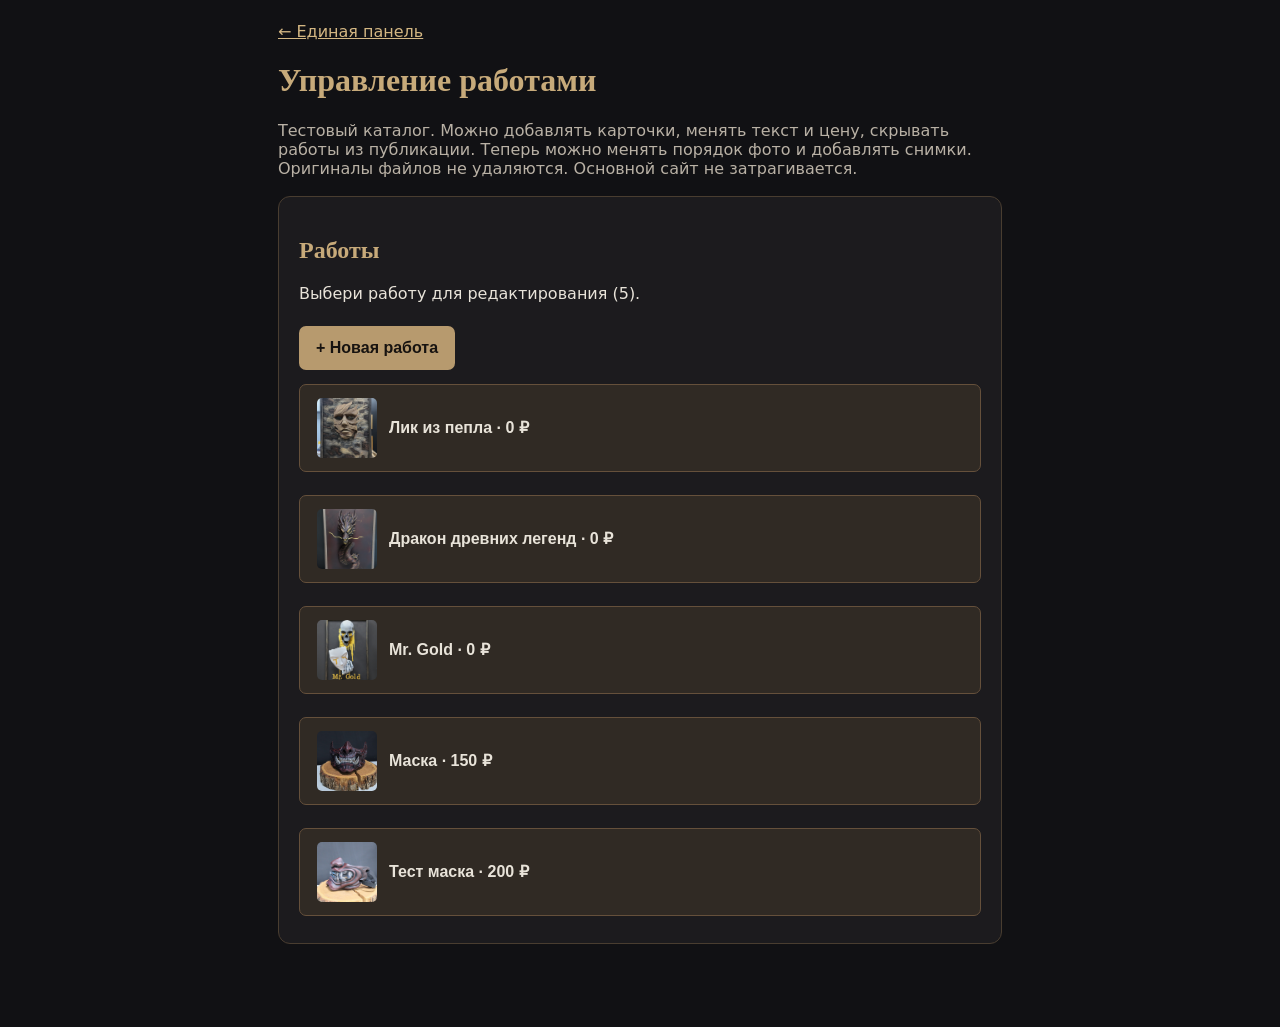
<file: admin-artworks-test.html>
<!doctype html><html lang="ru"><head><meta charset="utf-8"><meta name="viewport" content="width=device-width,initial-scale=1"><title>Работы · Тестовая админ-панель</title><style>:root{color-scheme:dark}*{box-sizing:border-box}body{margin:0;background:#111114;color:#e8e3d9;font:16px system-ui}main{max-width:760px;margin:auto;padding:22px 18px 65px}h1,h2{font-family:Georgia,serif;color:#c7aa7a}h1{font-size:32px}.panel{background:#1c1b1e;border:1px solid #493d30;border-radius:12px;padding:20px;margin:18px 0}label{display:block;margin:14px 0}input,textarea,select{display:block;width:100%;padding:12px;margin-top:6px;border:1px solid #5a5044;border-radius:7px;background:#121215;color:white;font:inherit}textarea{min-height:110px}input[type=checkbox]{display:inline;width:auto;margin-right:10px}button{padding:13px 17px;border:0;border-radius:7px;background:#b79a6e;color:#171310;font-weight:700;font-size:16px;margin:7px 0;cursor:pointer}button:disabled{opacity:.5}a{color:#d4b783}.muted{color:#b9b1a5}#status{white-space:pre-wrap;overflow-wrap:anywhere}#workList{display:grid;gap:9px}.work{display:flex;align-items:center;gap:12px;width:100%;text-align:left;background:#302a24;color:#e8e3d9;border:1px solid #65503b}.work img{width:60px;height:60px;object-fit:cover;border-radius:5px}.work span{flex:1}#photo{max-width:230px;width:100%;border-radius:8px;margin-top:12px}#editor[hidden]{display:none}</style></head><body><main><a href="./admin-dashboard-test.html">← Единая панель</a><h1>Управление работами</h1><p class="muted">Тестовый каталог. Можно добавлять карточки, менять текст и цену, скрывать работы из публикации. Теперь можно менять порядок фото и добавлять снимки. Оригиналы файлов не удаляются. Основной сайт не затрагивается.</p><section class="panel"><h2>Работы</h2><p id="loadStatus">Загружаем каталог…</p><button id="addNew" type="button">+ Новая работа</button><div id="workList"></div></section><section class="panel" id="editor" hidden><h2 id="editHeading">Редактирование карточки</h2><form id="form"><label>Название<input id="title" maxlength="100" required></label><label>Категория<select id="category"><option>Картины</option><option>Арт-объекты</option><option>Маски</option><option>Фигурки</option><option>Шахматы</option><option>Декор</option></select></label><label>Коллекция<input id="collection" maxlength="100"></label><label>Цена, ₽<input id="price" type="number" min="0" max="100000000" required></label><label>Размер<input id="size" maxlength="120"></label><label>Описание<textarea id="description" maxlength="3000"></textarea></label><label><input id="available" type="checkbox">В наличии</label><label><input id="published" type="checkbox">Опубликовано</label><p class="muted">Фотографии: первое фото — главное. Стрелками можно менять порядок, кнопкой «Убрать» — исключить снимок из карточки.</p><div id="photoGallery"></div><label>Добавить фотографии (JPG, PNG, WebP, автоматическое сжатие больших файлов, максимум 6 снимков в карточке)<input id="newPhotos" type="file" accept="image/jpeg,image/png,image/webp" multiple></label><p id="photoStatus" class="muted"></p><img id="photo" alt="Фото работы" hidden><p class="muted">Для сохранения нужен fine-grained токен с разрешением Contents: Read and write именно для pm-gallery-preview. Никому не пересылай токен.</p><label>Токен GitHub<input id="token" type="password" autocomplete="off" placeholder="github_pat_..."></label><button id="save" type="submit">Сохранить в тестовый GitHub</button> <button id="hideWork" type="button" style="background:#47332e;color:#f2ddd2">Снять с публикации</button> <button id="deleteWork" type="button">Удалить карточку</button><p id="status" role="status"></p></form></section></main><script>
const repo="pecos8891/pm-gallery-preview",path="catalog-github.json",api="https://api.github.com/repos/"+repo+"/contents/"+path;
const $=id=>document.getElementById(id);let works=[],selected=-1,sha="",galleryPaths=[];
function text(tag,value){const e=document.createElement(tag);e.textContent=value;return e}
function utf8base64(s){const bytes=new TextEncoder().encode(s);let result="";for(let i=0;i<bytes.length;i+=8192)result+=String.fromCharCode(...bytes.subarray(i,i+8192));return btoa(result)}
function renderPhotos(){const box=$("photoGallery");box.replaceChildren();galleryPaths.forEach((path,i)=>{const line=document.createElement("div");line.style.cssText="display:flex;align-items:center;gap:8px;margin:9px 0;flex-wrap:wrap";const img=document.createElement("img");img.src=path;img.alt="Фото "+(i+1);img.style.cssText="width:75px;height:75px;object-fit:cover;border-radius:6px";line.append(img);for(const [label,step] of [["↑",-1],["↓",1]]){const b=document.createElement("button");b.type="button";b.textContent=label;b.disabled=i+step<0||i+step>=galleryPaths.length;b.onclick=()=>{[galleryPaths[i],galleryPaths[i+step]]=[galleryPaths[i+step],galleryPaths[i]];renderPhotos()};line.append(b)}const remove=document.createElement("button");remove.type="button";remove.textContent="Убрать";remove.onclick=()=>{galleryPaths.splice(i,1);renderPhotos()};line.append(remove);if(i===0)line.append(text("span","Главное"));box.append(line)})}
function resetPhotos(w){galleryPaths=[...new Set([...(Array.isArray(w.gallery)?w.gallery:[]),...(w.image?[w.image]:[])].filter(Boolean))];if(w.image&&galleryPaths.includes(w.image)){galleryPaths.splice(galleryPaths.indexOf(w.image),1);galleryPaths.unshift(w.image)}$("newPhotos").value="";$("photoStatus").textContent="";renderPhotos()}
async function preparePhoto(file){if(!["image/jpeg","image/png","image/webp"].includes(file.type))throw Error("Нужен JPG, PNG или WebP: "+file.name);const limit=2*1024*1024;if(file.size<=limit)return {bytes:new Uint8Array(await file.arrayBuffer()),ext:file.type==="image/png"?"png":file.type==="image/webp"?"webp":"jpg"};const img=await createImageBitmap(file);try{let scale=Math.min(1,2000/Math.max(img.width,img.height));for(let attempt=0;attempt<7;attempt++){const canvas=document.createElement("canvas");canvas.width=Math.max(1,Math.round(img.width*scale));canvas.height=Math.max(1,Math.round(img.height*scale));const ctx=canvas.getContext("2d");if(!ctx)throw Error("Браузер не поддерживает сжатие");ctx.drawImage(img,0,0,canvas.width,canvas.height);const quality=Math.max(.55,.88-attempt*.06);const blob=await new Promise(resolve=>canvas.toBlob(resolve,"image/jpeg",quality));if(!blob)throw Error("Не удалось сжать фото");if(blob.size<=limit)return {bytes:new Uint8Array(await blob.arrayBuffer()),ext:"jpg"};scale*=.78}throw Error("Не удалось уменьшить фото до 2 МБ: "+file.name)}finally{img.close()}}
async function uploadNewPhotos(headers){const files=[...$("newPhotos").files];if(galleryPaths.length+files.length>6)throw Error("Максимум 6 фотографий в карточке");for(const file of files){$("photoStatus").textContent="Подготавливаем "+file.name+"…";const prepared=await preparePhoto(file);const bytes=prepared.bytes;let binary="";for(let i=0;i<bytes.length;i+=8192)binary+=String.fromCharCode(...bytes.subarray(i,i+8192));const ext=prepared.ext;const name="images/catalog-"+crypto.randomUUID()+"."+ext;$("photoStatus").textContent="Загружаем "+file.name+"…";const url="https://api.github.com/repos/"+repo+"/contents/"+name;const response=await fetch(url,{method:"PUT",headers:{...headers,"Content-Type":"application/json"},body:JSON.stringify({message:"Add preview artwork photo",content:btoa(binary)})});if(!response.ok)throw Error("Ошибка загрузки фото: HTTP "+response.status);galleryPaths.push(name)}$("photoStatus").textContent=files.length?"Фотографии загружены. Сохраняем карточку…":""}
async function load(){try{const r=await fetch("./catalog-github.json?t="+Date.now(),{cache:"no-store"});if(!r.ok)throw Error("HTTP "+r.status);works=await r.json();if(!Array.isArray(works))throw Error("Неверный формат каталога");$("loadStatus").textContent="Выбери работу для редактирования ("+works.length+").";for(let i=0;i<works.length;i++){const w=works[i];const b=document.createElement("button");b.type="button";b.className="work";if(w.image&&/^(images\/|https:\/\/)/.test(w.image)){const img=document.createElement("img");img.src=w.image;img.alt="";b.append(img)}const label=text("span",w.title+" · "+(Number(w.price)||0).toLocaleString("ru-RU")+" ₽");b.append(label);b.onclick=()=>edit(i);$("workList").append(b)}}catch(e){$("loadStatus").textContent="Ошибка загрузки: "+e.message}}
$("addNew").onclick=()=>{selected=-2;$("editHeading").textContent="Новая работа";for(const key of ["title","collection","size","description"])$(key).value="";$("category").value="Маски";$("price").value="0";$("available").checked=true;$("published").checked=false;resetPhotos({});$("photo").hidden=true;$("hideWork").hidden=true;$("deleteWork").hidden=true;$("editor").hidden=false;$("status").textContent="Новая карточка будет сохранена как черновик. Фото можно будет добавить позже.";$("editor").scrollIntoView({behavior:"smooth"})};
function edit(i){selected=i;$("editHeading").textContent="Редактирование карточки";$("hideWork").hidden=false;$("deleteWork").hidden=false;const w=works[i];for(const key of ["title","category","collection","price","size","description"])$(key).value=w[key]??"";$("available").checked=w.available!==false;$("published").checked=w.published!==false;resetPhotos(w);const img=$("photo");img.hidden=true;if(w.image)img.src=w.image;$("editor").hidden=false;$("status").textContent="";$("editor").scrollIntoView({behavior:"smooth"})}
$("form").onsubmit=async e=>{e.preventDefault();if(selected===-1)return;const token=$("token").value.trim();if(!token){$("status").textContent="Введи токен GitHub.";return}if(!confirm("Сохранить изменения только в ТЕСТОВОМ каталоге?"))return;const btn=$("save");btn.disabled=true;$("status").textContent="Проверяем версию каталога…";try{const headers={Authorization:"Bearer "+token,Accept:"application/vnd.github+json","X-GitHub-Api-Version":"2022-11-28"};const get=await fetch(api+"?t="+Date.now(),{headers,cache:"no-store"});if(!get.ok)throw Error("Не удалось получить каталог: HTTP "+get.status);const current=await get.json();sha=current.sha;const bytes=Uint8Array.from(atob(current.content.replace(/\s/g,"")),c=>c.charCodeAt(0));const live=JSON.parse(new TextDecoder().decode(bytes));if(!Array.isArray(live))throw Error("Некорректный каталог");const isNew=selected===-2;const id=isNew?crypto.randomUUID():works[selected].id;const idx=isNew?-1:live.findIndex(x=>x.id===id);if(!isNew&&idx<0)throw Error("Работа больше не найдена в каталоге");const original=isNew?{id,image:"",gallery:[]}:live[idx];await uploadNewPhotos(headers);const edited={...original,image:galleryPaths[0]||"",gallery:[...galleryPaths],title:$("title").value.trim(),category:$("category").value,collection:$("collection").value.trim(),price:Number($("price").value)||0,size:$("size").value.trim(),description:$("description").value.trim(),available:$("available").checked,published:$("published").checked};if(isNew){edited.published=false;live.push(edited)}else live[idx]=edited;const put=await fetch(api,{method:"PUT",headers:{...headers,"Content-Type":"application/json"},body:JSON.stringify({message:"Edit preview artwork "+id,sha:current.sha,content:utf8base64(JSON.stringify(live,null,2)+"\n")})});if(!put.ok)throw Error("Ошибка сохранения: HTTP "+put.status+" "+(await put.text()).slice(0,150));if(isNew){works.push(edited);selected=works.length-1;const b=document.createElement("button");b.type="button";b.className="work";b.append(text("span",edited.title+" · "+edited.price.toLocaleString("ru-RU")+" ₽ · черновик"));const index=selected;b.onclick=()=>edit(index);$("workList").append(b);$("hideWork").hidden=false;$("deleteWork").hidden=false;$("editHeading").textContent="Редактирование карточки"}else{works[selected]=edited;const buttons=$("workList").querySelectorAll("button");buttons[selected]?.querySelector("span")?.replaceChildren(document.createTextNode(edited.title+" · "+edited.price.toLocaleString("ru-RU")+" ₽"+(edited.published===false?" · черновик":"")))}$("status").textContent="Сохранено в тестовом GitHub! Основной сайт не изменён.";$("newPhotos").value="";renderPhotos()}catch(err){$("status").textContent=err.message}finally{btn.disabled=false;$("token").value=""}};
$("deleteWork").onclick=async()=>{
if(selected<0)return;
const target=works[selected];
if(!confirm("Удалить карточку «"+target.title+"» из тестового каталога? Фотографии останутся."))return;
const token=$("token").value.trim();
if(!token){$("status").textContent="Введи токен GitHub.";return}
if(prompt("Напиши УДАЛИТЬ для подтверждения")!=="УДАЛИТЬ")return;
$("deleteWork").disabled=true;
try{
const headers={Authorization:"Bearer "+token,Accept:"application/vnd.github+json","X-GitHub-Api-Version":"2022-11-28"};
const res=await fetch(api+"?t="+Date.now(),{headers,cache:"no-store"});
if(!res.ok)throw Error("GitHub HTTP "+res.status);
const file=await res.json();
const decoded=new TextDecoder().decode(Uint8Array.from(atob(file.content.replace(/\s/g,"")),ch=>ch.charCodeAt(0)));
const catalog=JSON.parse(decoded);
const next=catalog.filter(x=>x.id!==target.id);
if(next.length===catalog.length)throw Error("Карточка не найдена");
const put=await fetch(api,{method:"PUT",headers:{...headers,"Content-Type":"application/json"},body:JSON.stringify({message:"Remove preview artwork",sha:file.sha,content:utf8base64(JSON.stringify(next,null,2)+"\n")})});
if(!put.ok)throw Error("GitHub HTTP "+put.status);
$("editor").hidden=true;$("loadStatus").textContent="Карточка удалена. Обнови страницу."; 
}catch(e){$("status").textContent="Ошибка: "+e.message}
finally{$("deleteWork").disabled=false;$("token").value=""}
};
$("hideWork").onclick=()=>{if(selected<0)return;if(!confirm("Снять работу с публикации? Фотографии и карточка сохранятся."))return;$("published").checked=false;$("status").textContent="Публикация отключена в форме. Нажми «Сохранить в тестовый GitHub», чтобы применить изменение."};
load();
</script></body></html>
</file>
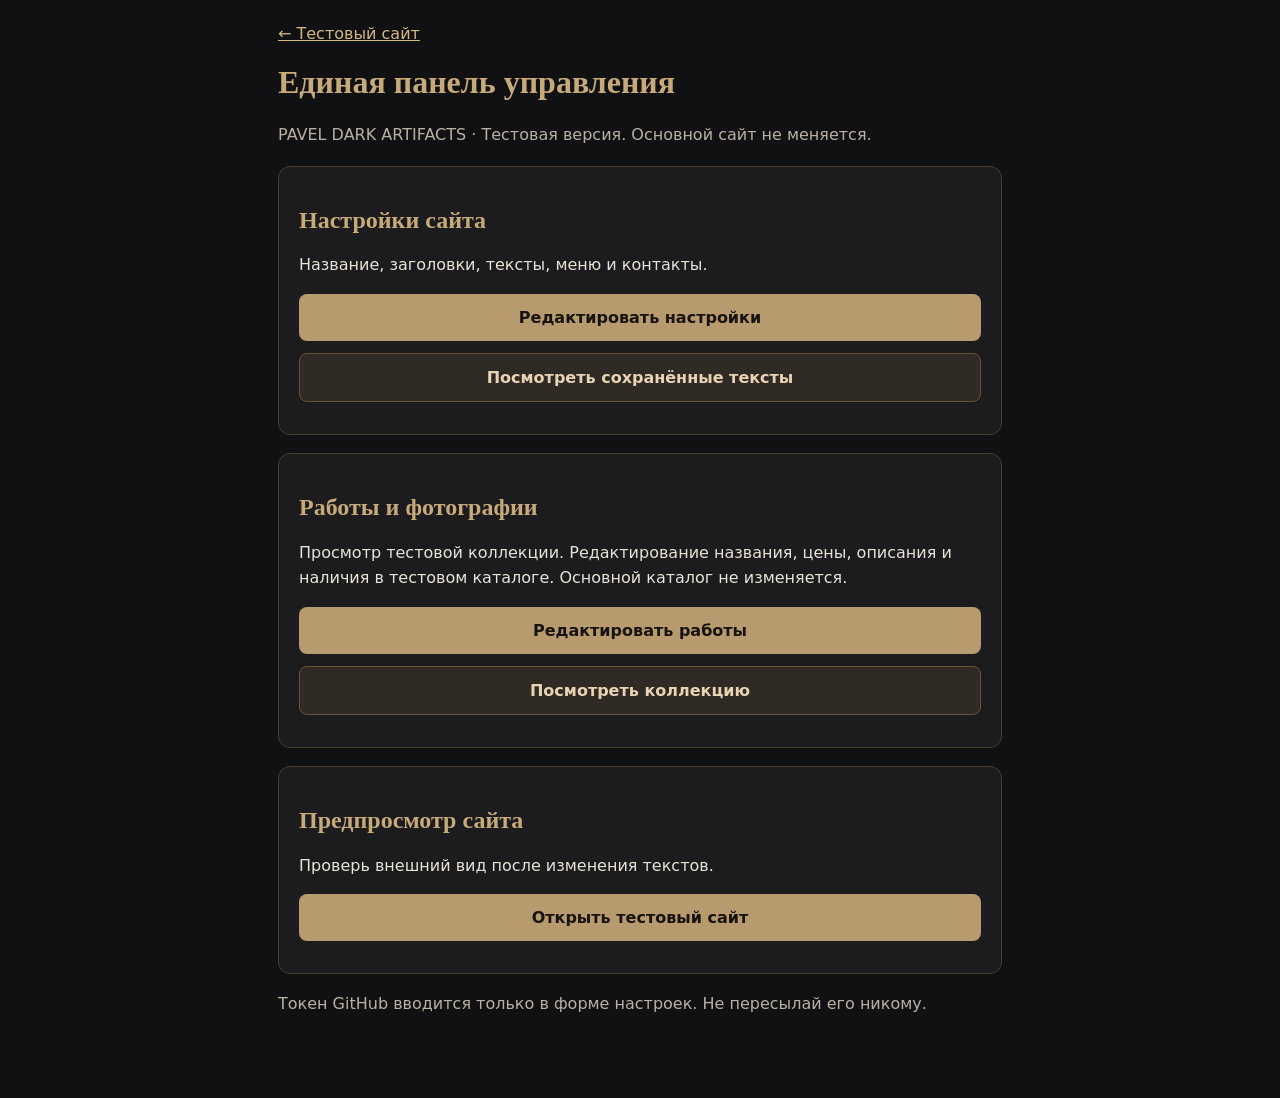
<file: admin-dashboard-test.html>
<!doctype html>
<html lang="ru"><head><meta charset="utf-8"><meta name="viewport" content="width=device-width,initial-scale=1"><title>Единая панель · PAVEL DARK ARTIFACTS</title><style>
:root{color-scheme:dark}*{box-sizing:border-box}body{margin:0;background:#111114;color:#e8e3d9;font:16px system-ui,sans-serif}main{max-width:760px;margin:auto;padding:24px 18px 65px}h1,h2{font-family:Georgia,serif;color:#c7aa7a}h1{font-size:32px}h2{font-size:24px}.panel{background:#1c1b1e;border:1px solid #493d30;border-radius:12px;padding:20px;margin:18px 0}p{line-height:1.55}.muted{color:#b9b1a5}a{color:#d4b783}.action{display:block;text-align:center;background:#b79a6e;color:#171310;text-decoration:none;font-weight:700;padding:14px;border-radius:8px;margin:12px 0}.secondary{background:#302a24;color:#e8d3b4;border:1px solid #685238}
</style></head><body><main><a href="./">← Тестовый сайт</a><h1>Единая панель управления</h1><p class="muted">PAVEL DARK ARTIFACTS · Тестовая версия. Основной сайт не меняется.</p>
<section class="panel"><h2>Настройки сайта</h2><p>Название, заголовки, тексты, меню и контакты.</p><a class="action" href="./admin-settings-test.html">Редактировать настройки</a><a class="action secondary" href="./settings-preview.html">Посмотреть сохранённые тексты</a></section>
<section class="panel"><h2>Работы и фотографии</h2><p>Просмотр тестовой коллекции. Редактирование названия, цены, описания и наличия в тестовом каталоге. Основной каталог не изменяется.</p><a class="action" href="./admin-artworks-test.html">Редактировать работы</a><a class="action secondary" href="./#works">Посмотреть коллекцию</a></section>
<section class="panel"><h2>Предпросмотр сайта</h2><p>Проверь внешний вид после изменения текстов.</p><a class="action" href="./?v=github-settings-preview-1">Открыть тестовый сайт</a></section>
<p class="muted">Токен GitHub вводится только в форме настроек. Не пересылай его никому.</p></main></body></html>
</file>
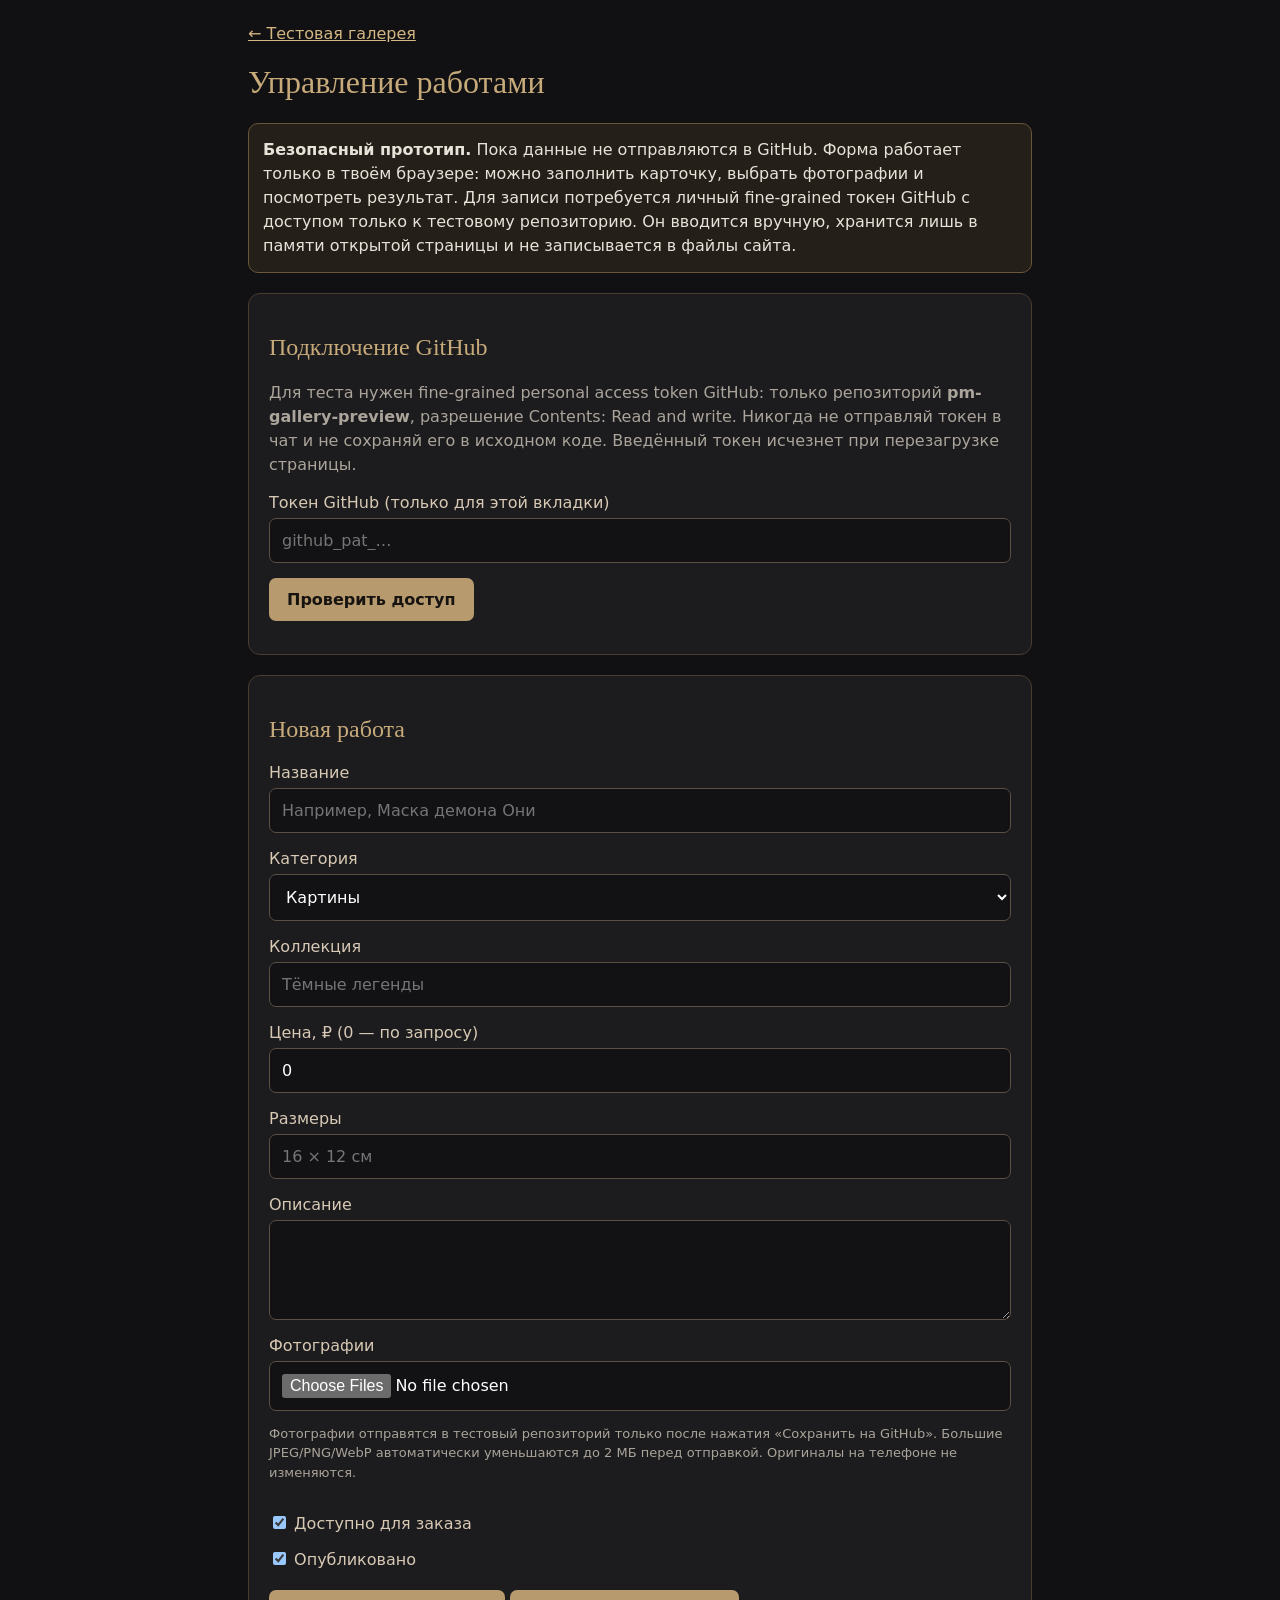
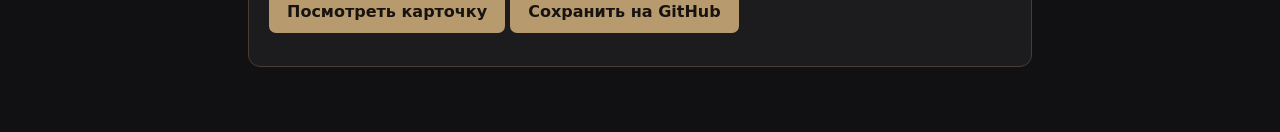
<file: admin-prototype.html>
<!doctype html><html lang="ru"><head><meta charset="utf-8"><meta name="viewport" content="width=device-width,initial-scale=1"><title>Тест админ-панели · PAVEL DARK ARTIFACTS</title><style>
:root{color-scheme:dark}*{box-sizing:border-box}body{margin:0;background:#111114;color:#e8e3d9;font:16px system-ui,sans-serif}main{max-width:820px;margin:auto;padding:24px 18px 65px}h1{font:32px Georgia,serif;color:#c7aa7a}h2{font:24px Georgia,serif;color:#c7aa7a}p{line-height:1.5}.hint{color:#aaa49a}.notice{border:1px solid #6a563b;background:#241f19;padding:14px;border-radius:10px}.panel{background:#1c1b1e;border:1px solid #493d30;border-radius:12px;padding:20px;margin-top:20px}label{display:block;margin:16px 0 6px;color:#d7c9b4}input,select,textarea{display:block;width:100%;padding:12px;border:1px solid #5a5044;background:#121215;color:white;border-radius:7px;font:inherit}textarea{min-height:100px}button{background:#b79a6e;color:#171310;border:0;border-radius:7px;padding:12px 18px;font:600 16px system-ui;cursor:pointer;margin-top:15px}a{color:#d4b783}.gallery{display:grid;grid-template-columns:repeat(3,1fr);gap:10px;margin-top:15px}.gallery img{width:100%;aspect-ratio:1;object-fit:cover;border-radius:6px}.small{font-size:13px;color:#aaa49a}.result{white-space:pre-wrap;overflow-wrap:anywhere}</style></head><body><main><a href="./">← Тестовая галерея</a><h1>Управление работами</h1><p class="notice"><strong>Безопасный прототип.</strong> Пока данные не отправляются в GitHub. Форма работает только в твоём браузере: можно заполнить карточку, выбрать фотографии и посмотреть результат. Для записи потребуется личный fine-grained токен GitHub с доступом только к тестовому репозиторию. Он вводится вручную, хранится лишь в памяти открытой страницы и не записывается в файлы сайта.</p><section class="panel"><h2>Подключение GitHub</h2><p class="hint">Для теста нужен fine-grained personal access token GitHub: только репозиторий <strong>pm-gallery-preview</strong>, разрешение Contents: Read and write. Никогда не отправляй токен в чат и не сохраняй его в исходном коде. Введённый токен исчезнет при перезагрузке страницы.</p><label for="token">Токен GitHub (только для этой вкладки)</label><input id="token" type="password" autocomplete="off" spellcheck="false" placeholder="github_pat_…"><button id="connect" type="button">Проверить доступ</button><p id="connection" role="status" class="small"></p></section><section class="panel"><h2>Новая работа</h2><form id="form"><label for="title">Название</label><input id="title" required maxlength="100" placeholder="Например, Маска демона Они"><label for="category">Категория</label><select id="category"><option>Картины</option><option>Арт-объекты</option><option>Маски</option><option>Фигурки</option><option>Шахматы</option><option>Декор</option></select><label for="collection">Коллекция</label><input id="collection" maxlength="100" placeholder="Тёмные легенды"><label for="price">Цена, ₽ (0 — по запросу)</label><input id="price" type="number" min="0" value="0"><label for="size">Размеры</label><input id="size" maxlength="120" placeholder="16 × 12 см"><label for="description">Описание</label><textarea id="description" maxlength="3000"></textarea><label for="photos">Фотографии</label><input id="photos" type="file" accept="image/jpeg,image/png,image/webp" multiple><p class="small">Фотографии отправятся в тестовый репозиторий только после нажатия «Сохранить на GitHub». Большие JPEG/PNG/WebP автоматически уменьшаются до 2 МБ перед отправкой. Оригиналы на телефоне не изменяются.</p><div id="gallery" class="gallery"></div><label><input id="available" type="checkbox" checked style="display:inline;width:auto"> Доступно для заказа</label><label><input id="published" type="checkbox" checked style="display:inline;width:auto"> Опубликовано</label><button type="submit">Посмотреть карточку</button> <button id="saveGithub" type="button">Сохранить на GitHub</button><p id="saveStatus" role="status" class="small"></p></form></section><section class="panel" id="preview" hidden><h2>Предпросмотр</h2><div id="result"></div><p class="small">Предпросмотр не публикует работу. Для публикации нажми «Сохранить на GitHub».</p></section></main><script>
const $=id=>document.getElementById(id),safe=s=>String(s??"").replace(/[&<>"']/g,c=>({"&":"&amp;","<":"&lt;",">":"&gt;",'"':"&quot;","'":"&#39;"}[c]));let urls=[];$("photos").addEventListener("change",()=>{urls.forEach(URL.revokeObjectURL);urls=[...$("photos").files].filter(f=>["image/jpeg","image/png","image/webp"].includes(f.type)).map(f=>URL.createObjectURL(f));$("gallery").replaceChildren(...urls.map(u=>{const img=document.createElement("img");img.src=u;img.alt="Предпросмотр";return img}))});$("form").addEventListener("submit",e=>{e.preventDefault();const title=$("title").value.trim(),category=$("category").value,price=Number($("price").value)||0;const el=$("result");el.replaceChildren();const h=document.createElement("h2");h.textContent=title;el.append(h);const p=document.createElement("p");p.textContent=[category,$("collection").value,$("size").value].filter(Boolean).join(" · ");el.append(p);const desc=document.createElement("p");desc.textContent=$("description").value;el.append(desc);const cost=document.createElement("p");cost.textContent=price?price.toLocaleString("ru-RU")+" ₽":"Цена по запросу";el.append(cost);const status=document.createElement("p");status.textContent=($("available").checked?"Доступно":"Нет в наличии")+" · "+($("published").checked?"Опубликовано":"Черновик");el.append(status);const gallery=document.createElement("div");gallery.className="gallery";urls.forEach(u=>{const img=document.createElement("img");img.src=u;gallery.append(img)});el.append(gallery);$("preview").hidden=false;$("preview").scrollIntoView({behavior:"smooth"})});

const repo="pecos8891/pm-gallery-preview",api="https://api.github.com/repos/"+repo+"/contents/";
let accessToken="";
const authHeaders=()=>({Authorization:"Bearer "+accessToken,Accept:"application/vnd.github+json","X-GitHub-Api-Version":"2022-11-28"});
async function github(path,method="GET",body){const response=await fetch(api+path,{method,headers:{...authHeaders(),...(body?{"Content-Type":"application/json"}:{})},...(body?{body:JSON.stringify(body)}:{})});const json=await response.json().catch(()=>({}));if(!response.ok)throw Error(json.message||"GitHub HTTP "+response.status);return json}
function base64Bytes(bytes){let binary="";const chunk=8192;for(let i=0;i<bytes.length;i+=chunk)binary+=String.fromCharCode(...bytes.subarray(i,i+chunk));return btoa(binary)}
async function optimizeImage(file){
if(!["image/jpeg","image/png","image/webp"].includes(file.type))throw Error("Поддерживаются только JPG, PNG и WebP: "+file.name);
const maxBytes=2*1024*1024;
if(file.size<=maxBytes)return {bytes:new Uint8Array(await file.arrayBuffer()),ext:({"image/jpeg":"jpg","image/png":"png","image/webp":"webp"})[file.type],optimized:false};
let bitmap;
try{bitmap=await createImageBitmap(file)}catch(e){throw Error("Не удалось прочитать фото: "+file.name)}
try{
let longest=2400;
for(let attempt=0;attempt<9;attempt++){
const ratio=Math.min(1,longest/Math.max(bitmap.width,bitmap.height));
const canvas=document.createElement("canvas");canvas.width=Math.max(1,Math.round(bitmap.width*ratio));canvas.height=Math.max(1,Math.round(bitmap.height*ratio));
const ctx=canvas.getContext("2d");if(!ctx)throw Error("Сжатие фото недоступно в браузере");ctx.drawImage(bitmap,0,0,canvas.width,canvas.height);
const quality=[0.88,0.82,0.76,0.7,0.65,0.6,0.55,0.5,0.45][attempt];
const blob=await new Promise(resolve=>canvas.toBlob(resolve,"image/jpeg",quality));
canvas.width=0;canvas.height=0;
if(!blob)throw Error("Не удалось сжать фотографию");
if(blob.size<=maxBytes)return {bytes:new Uint8Array(await blob.arrayBuffer()),ext:"jpg",optimized:true};
longest=Math.max(900,Math.round(longest*0.83));
}
throw Error("Не удалось уменьшить фото до 2 МБ: "+file.name);
}finally{bitmap.close?.()}
}
async function uploadImage(file){const optimized=await optimizeImage(file);const name="images/catalog-"+crypto.randomUUID()+"."+optimized.ext;const content=base64Bytes(optimized.bytes);await github(name,"PUT",{message:"Add artwork photo via test admin",content,branch:"main"});return {name,optimized:optimized.optimized,original:file.size,bytes:optimized.bytes.length}}
$("connect").onclick=async()=>{const value=$("token").value.trim();if(!value){$("connection").textContent="Введи токен";return}accessToken=value;$("connect").disabled=true;$("connection").textContent="Проверяем…";try{await github("catalog-github.json");$("connection").textContent="Доступ к каталогу подтверждён. Теперь можно сохранить тестовую работу.";$("token").value=""}catch(e){accessToken="";$("connection").textContent="Ошибка подключения: "+e.message}finally{$("connect").disabled=false}};
$("saveGithub").onclick=async()=>{if(!accessToken){$("saveStatus").textContent="Сначала подключи GitHub токен.";return}if(!$("title").value.trim()){ $("saveStatus").textContent="Укажи название работы.";return}if(!confirm("Сохранить новую работу и выбранные фотографии в ТЕСТОВОМ каталоге GitHub?"))return;$("saveGithub").disabled=true;$("saveStatus").textContent="Загружаем фотографии и сохраняем карточку…";try{const photos=[...$("photos").files];if(photos.length>6)throw Error("Не более 6 фотографий за один раз");const current=await github("catalog-github.json");const list=JSON.parse(atob(current.content.replace(/\s/g,"")));if(!Array.isArray(list))throw Error("Некорректный формат каталога");const images=[];for(const file of photos){$("saveStatus").textContent="Обрабатываем фото "+(images.length+1)+" / "+photos.length+"…";const uploaded=await uploadImage(file);images.push(uploaded.name);$("saveStatus").textContent="Загружено фотографий: "+images.length+" / "+photos.length+(uploaded.optimized?" (фото сжато)":"")}const item={id:crypto.randomUUID(),title:$("title").value.trim(),category:$("category").value,collection:$("collection").value.trim(),price:Number($("price").value)||0,size:$("size").value.trim(),description:$("description").value.trim(),image:images[0]||"",gallery:images,available:$("available").checked,published:$("published").checked};list.push(item);const content=btoa(unescape(encodeURIComponent(JSON.stringify(list,null,2)+"\n")));await github("catalog-github.json","PUT",{message:"Add artwork "+item.title+" via test admin",content,sha:current.sha,branch:"main"});$("saveStatus").textContent="Готово! Карточка сохранена в тестовом каталоге. Через 1–3 минуты проверь github-test.html."}catch(e){$("saveStatus").textContent="Ошибка: "+e.message+". Если фото успели загрузиться, они останутся в тестовом репозитории."}finally{$("saveGithub").disabled=false}};
</script></body></html>
</file>
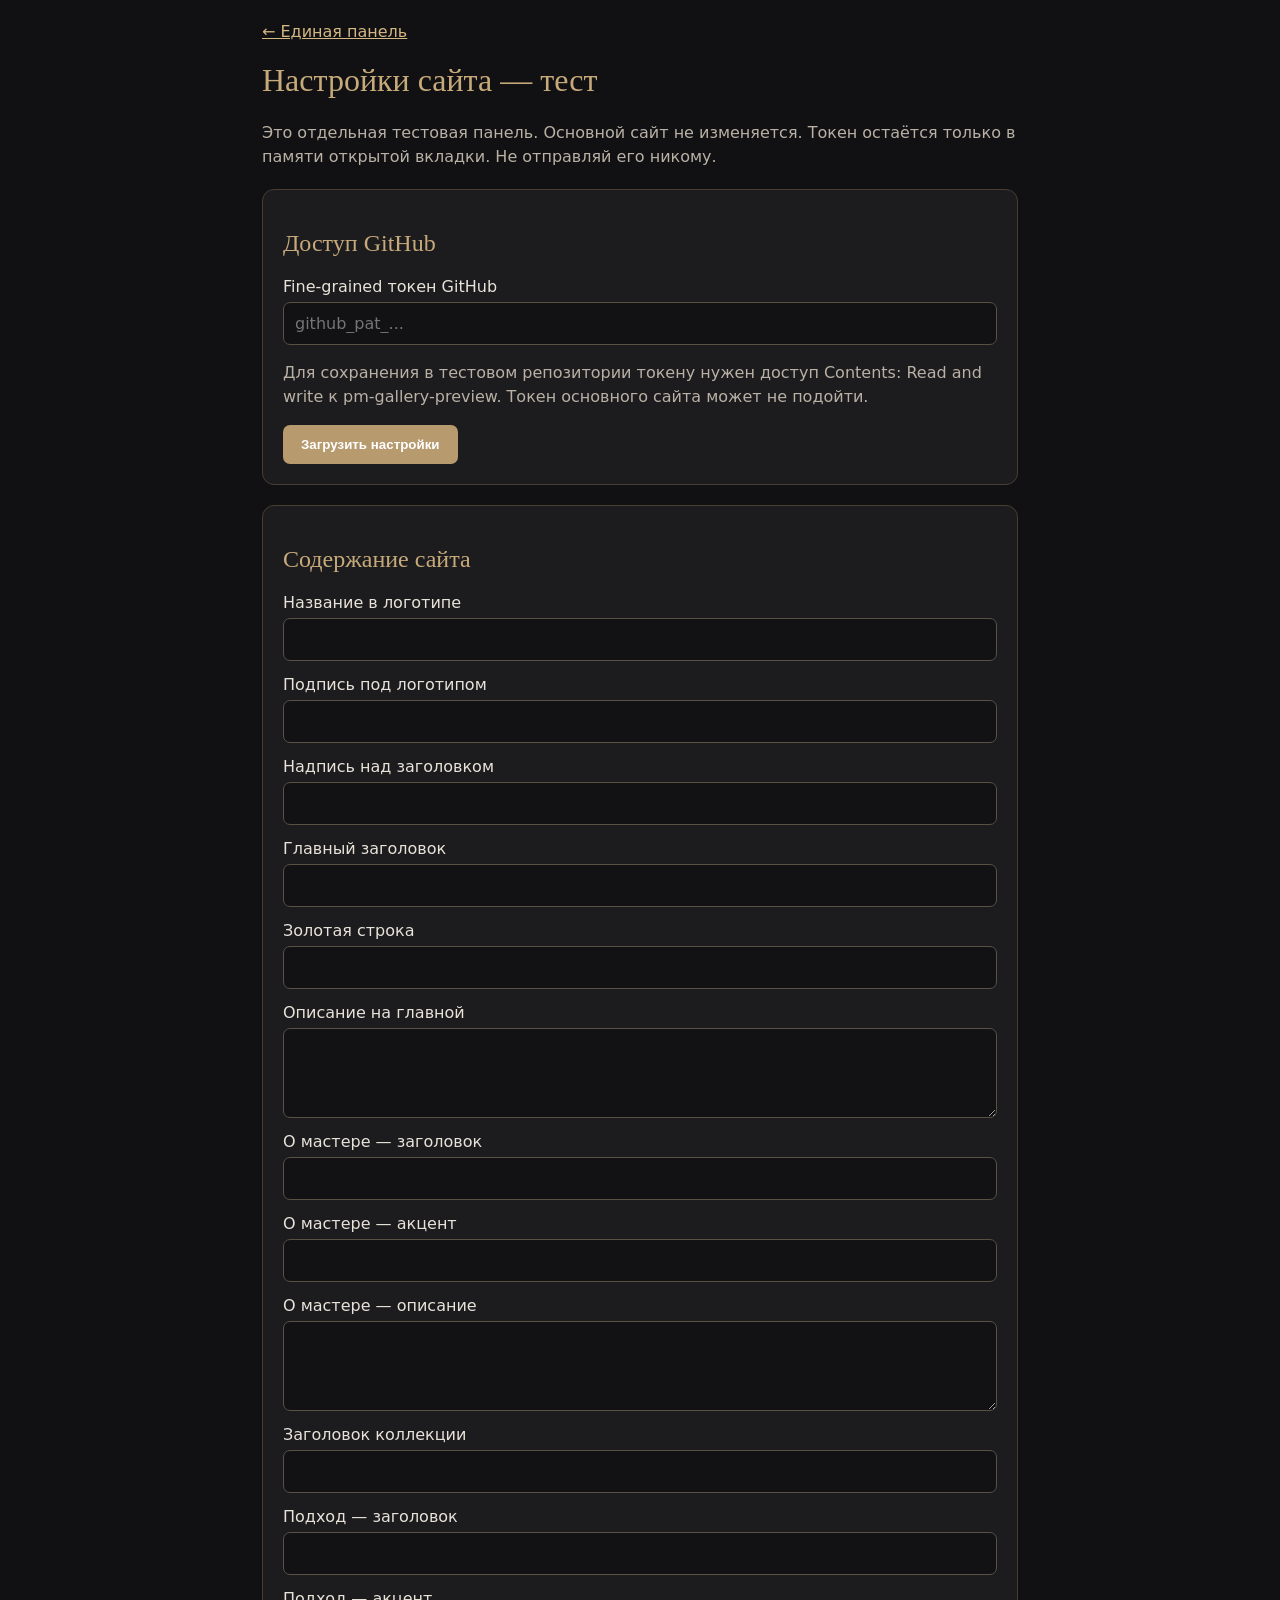
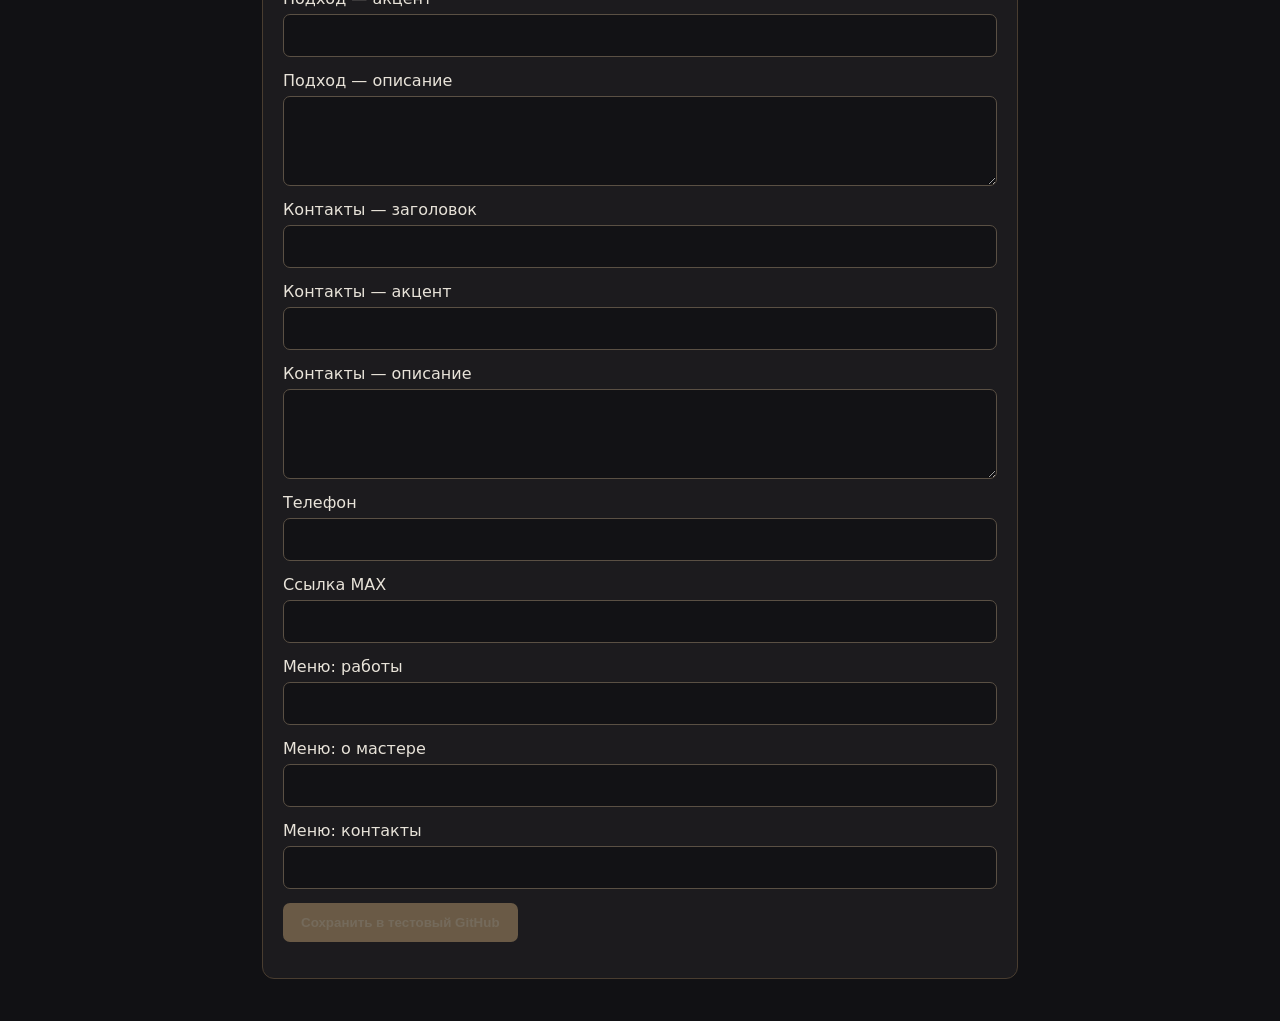
<file: admin-settings-test.html>
<!doctype html><html lang="ru"><head><meta charset="utf-8"><meta name="viewport" content="width=device-width,initial-scale=1"><title>Тест настроек · PAVEL DARK ARTIFACTS</title><style>:root{color-scheme:dark}*{box-sizing:border-box}body{margin:0;background:#111114;color:#e8e3d9;font:16px system-ui}main{max-width:800px;margin:auto;padding:22px}h1{color:#c7aa7a;font:32px Georgia,serif}h2{color:#c7aa7a;font:24px Georgia,serif}p{line-height:1.5}section{background:#1c1b1e;border:1px solid #493d30;border-radius:12px;padding:20px;margin:20px 0}label{display:block;margin:14px 0}input,textarea{display:block;width:100%;margin-top:6px;padding:11px;border:1px solid #5a5044;background:#121215;color:white;border-radius:7px;font:inherit}textarea{min-height:90px}button{padding:12px 18px;background:#b79a6e;border:0;border-radius:7px;font-weight:bold;cursor:pointer}button:disabled{opacity:.5}a{color:#d4b783}.hint{color:#b9b1a5}#status{white-space:pre-wrap}</style></head><body><main><a href="./admin-dashboard-test.html">← Единая панель</a><h1>Настройки сайта — тест</h1><p class="hint">Это отдельная тестовая панель. Основной сайт не изменяется. Токен остаётся только в памяти открытой вкладки. Не отправляй его никому.</p><section><h2>Доступ GitHub</h2><label>Fine-grained токен GitHub<input id="token" type="password" autocomplete="off" placeholder="github_pat_..."></label><p class="hint">Для сохранения в тестовом репозитории токену нужен доступ Contents: Read and write к pm-gallery-preview. Токен основного сайта может не подойти.</p><button id="load">Загрузить настройки</button></section><section><h2>Содержание сайта</h2><form id="form"><div id="fields"></div><button id="save" type="submit" disabled>Сохранить в тестовый GitHub</button></form><p id="status" role="status"></p></section></main><script>
const owner="pecos8891",repo="pm-gallery-preview",path="site-settings.json";
const fields=[["brand_main","Название в логотипе"],["brand_sub","Подпись под логотипом"],["hero_kicker","Надпись над заголовком"],["hero_title","Главный заголовок"],["hero_accent","Золотая строка"],["hero_text","Описание на главной"],["about_title","О мастере — заголовок"],["about_accent","О мастере — акцент"],["about_text","О мастере — описание"],["works_title","Заголовок коллекции"],["manifesto_title","Подход — заголовок"],["manifesto_accent","Подход — акцент"],["manifesto_text","Подход — описание"],["contact_title","Контакты — заголовок"],["contact_accent","Контакты — акцент"],["contact_text","Контакты — описание"],["contact_phone","Телефон"],["contact_max","Ссылка MAX"],["nav_works","Меню: работы"],["nav_about","Меню: о мастере"],["nav_contact","Меню: контакты"]];
const $=id=>document.getElementById(id);
let sha=null,loaded=false;
const fieldBox=$("fields");
for(const [key,label] of fields){const wrap=document.createElement("label");wrap.textContent=label;const input=document.createElement(["hero_text","about_text","manifesto_text","contact_text"].includes(key)?"textarea":"input");input.name=key;input.maxLength=input.tagName==="TEXTAREA"?2000:250;wrap.append(input);fieldBox.append(wrap)}
const api="https://api.github.com/repos/"+owner+"/"+repo+"/contents/"+path;
const auth=()=>({"Authorization":"Bearer "+$("token").value.trim(),"Accept":"application/vnd.github+json","X-GitHub-Api-Version":"2022-11-28"});
function message(t){$("status").textContent=t}
$("load").onclick=async()=>{if(!$("token").value.trim())return message("Сначала введи токен.");message("Загружаем...");try{const res=await fetch(api+"?t="+Date.now(),{headers:auth(),cache:"no-store"});if(res.status===404){sha=null;loaded=true;message("Файл настроек ещё не создан. Заполни поля и сохрани.");$("save").disabled=false;return}if(!res.ok)throw Error("GitHub: "+res.status);const data=await res.json();sha=data.sha;const raw=atob(data.content.replace(/\s/g,""));const json=JSON.parse(new TextDecoder().decode(Uint8Array.from(raw,c=>c.charCodeAt(0))));for(const [key] of fields){const el=$("form").elements.namedItem(key);el.value=typeof json[key]==="string"?json[key]:""}loaded=true;$("save").disabled=false;message("Настройки загружены.")}catch(e){message("Ошибка загрузки: "+e.message)}};
$("form").onsubmit=async e=>{e.preventDefault();if(!loaded)return;const obj={};for(const [key] of fields)obj[key]=$("form").elements.namedItem(key).value.trim();const bytes=new TextEncoder().encode(JSON.stringify(obj,null,2)+"\n");let binary="";for(const b of bytes)binary+=String.fromCharCode(b);const payload={message:"Update preview site settings",content:btoa(binary)};if(sha)payload.sha=sha;$("save").disabled=true;message("Сохраняем...");try{const r=await fetch(api,{method:"PUT",headers:{...auth(),"Content-Type":"application/json"},body:JSON.stringify(payload)});if(!r.ok)throw Error("GitHub: "+r.status+" "+(await r.text()).slice(0,220));const result=await r.json();sha=result.content.sha;message("Настройки сохранены в тестовом репозитории. Основной сайт не изменён.")}catch(e){message("Ошибка сохранения: "+e.message)}finally{$("save").disabled=false}};
</script></body></html>
</file>
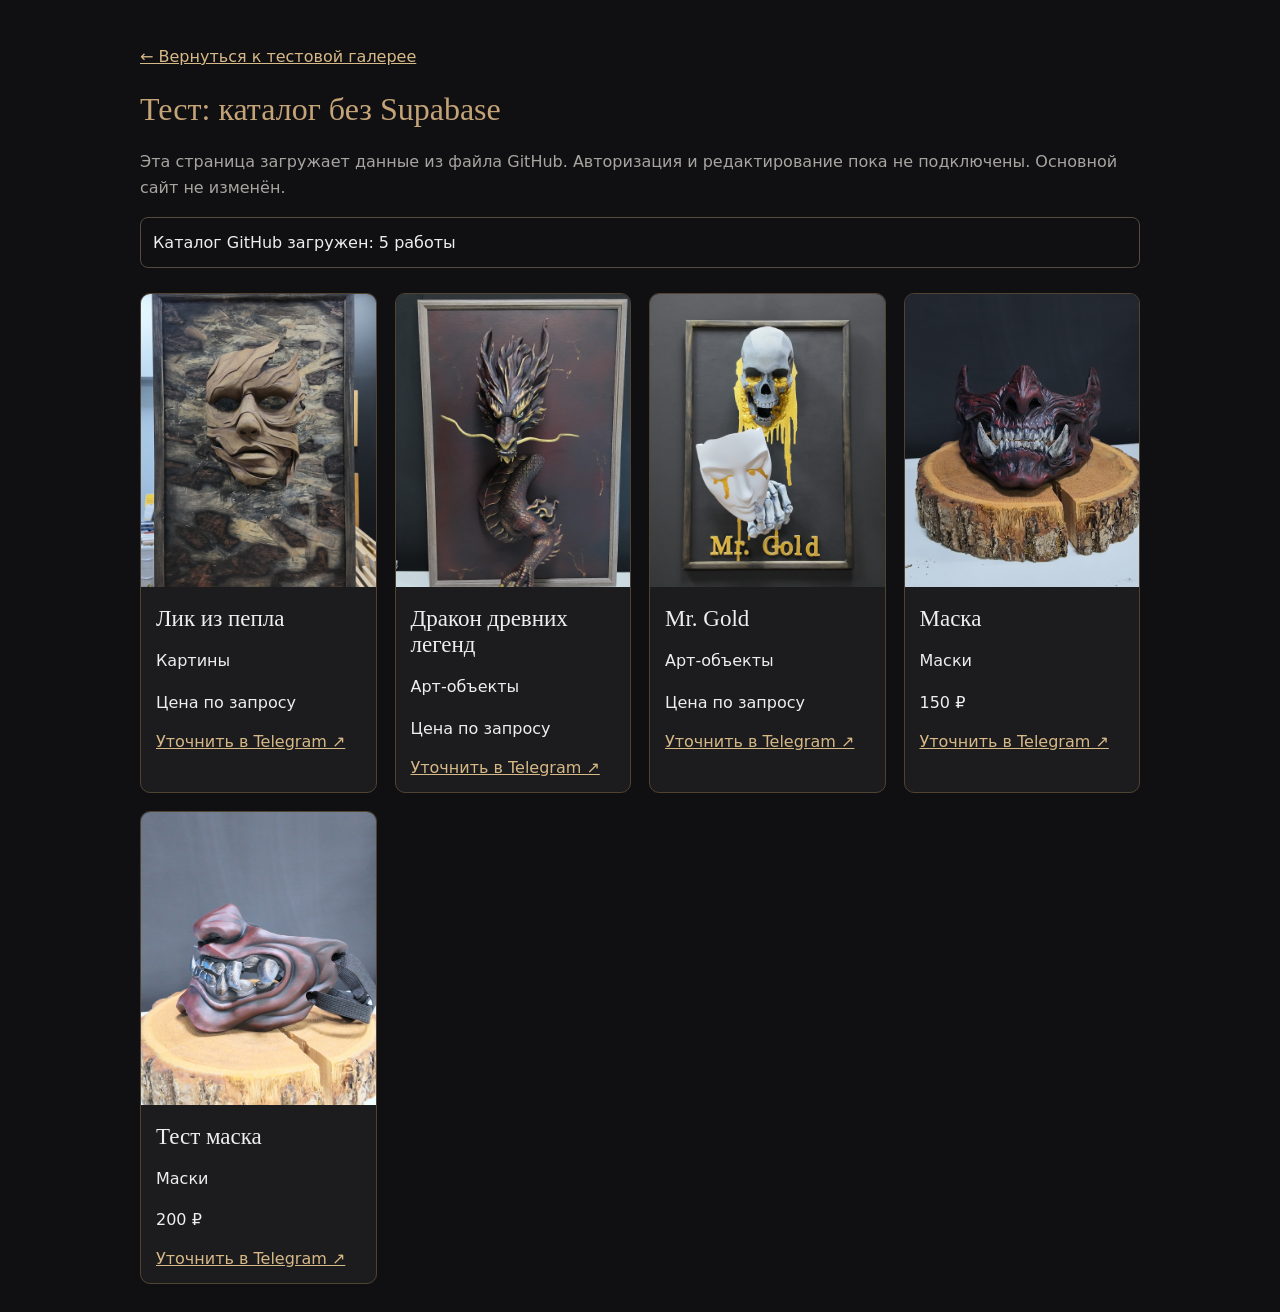
<file: github-test.html>
<!doctype html>
<html lang="ru"><head><meta charset="utf-8"><meta name="viewport" content="width=device-width,initial-scale=1"><title>Тест каталога GitHub — PAVEL DARK ARTIFACTS</title><style>
:root{color-scheme:dark}body{margin:0;background:#101013;color:#eee;font:16px system-ui,sans-serif}main{max-width:1000px;margin:auto;padding:28px 18px}h1{font:32px Georgia,serif;color:#c4a477}p{line-height:1.6}.muted{color:#a8a5a0}.grid{display:grid;grid-template-columns:repeat(auto-fit,minmax(220px,1fr));gap:18px;margin-top:25px}.card{background:#1c1b1e;border:1px solid #504332;border-radius:10px;overflow:hidden}.card img{width:100%;aspect-ratio:4/5;object-fit:cover}.card .body{padding:15px}.card h2{font:23px Georgia,serif;margin:0 0 8px}.card a{color:#d6b987}.empty{height:260px;display:grid;place-items:center;color:#c4a477}.status{padding:12px;border:1px solid #544b3d;border-radius:8px}a{color:#d6b987}</style></head><body><main><p><a href="./">← Вернуться к тестовой галерее</a></p><h1>Тест: каталог без Supabase</h1><p class="muted">Эта страница загружает данные из файла GitHub. Авторизация и редактирование пока не подключены. Основной сайт не изменён.</p><p id="status" class="status">Загружаем каталог…</p><div id="grid" class="grid"></div></main><script>
const safe=s=>String(s??"").replace(/[&<>"']/g,c=>({"&":"&amp;","<":"&lt;",">":"&gt;",'"':"&quot;","'":"&#39;"}[c]));
fetch("./catalog-github.json?ts="+Date.now(),{cache:"no-store"}).then(r=>{if(!r.ok)throw Error("HTTP "+r.status);return r.json()}).then(data=>{if(!Array.isArray(data))throw Error("Неверный формат каталога");document.getElementById("status").textContent="Каталог GitHub загружен: "+data.length+" работы";document.getElementById("grid").innerHTML=data.map(p=>'<article class="card">'+(p.image?'<img loading="lazy" src="'+safe(p.image)+'" alt="'+safe(p.title)+'">':'<div class="empty">Фото не добавлено</div>')+'<div class="body"><h2>'+safe(p.title)+'</h2><p>'+safe(p.category)+'</p><p>'+(Number(p.price)>0?Number(p.price).toLocaleString("ru-RU")+" ₽":"Цена по запросу")+'</p><a target="_blank" rel="noopener" href="https://t.me/CriptoWi">Уточнить в Telegram ↗</a></div></article>').join("")}).catch(e=>{document.getElementById("status").textContent="Ошибка загрузки: "+e.message});
</script></body></html>
</file>
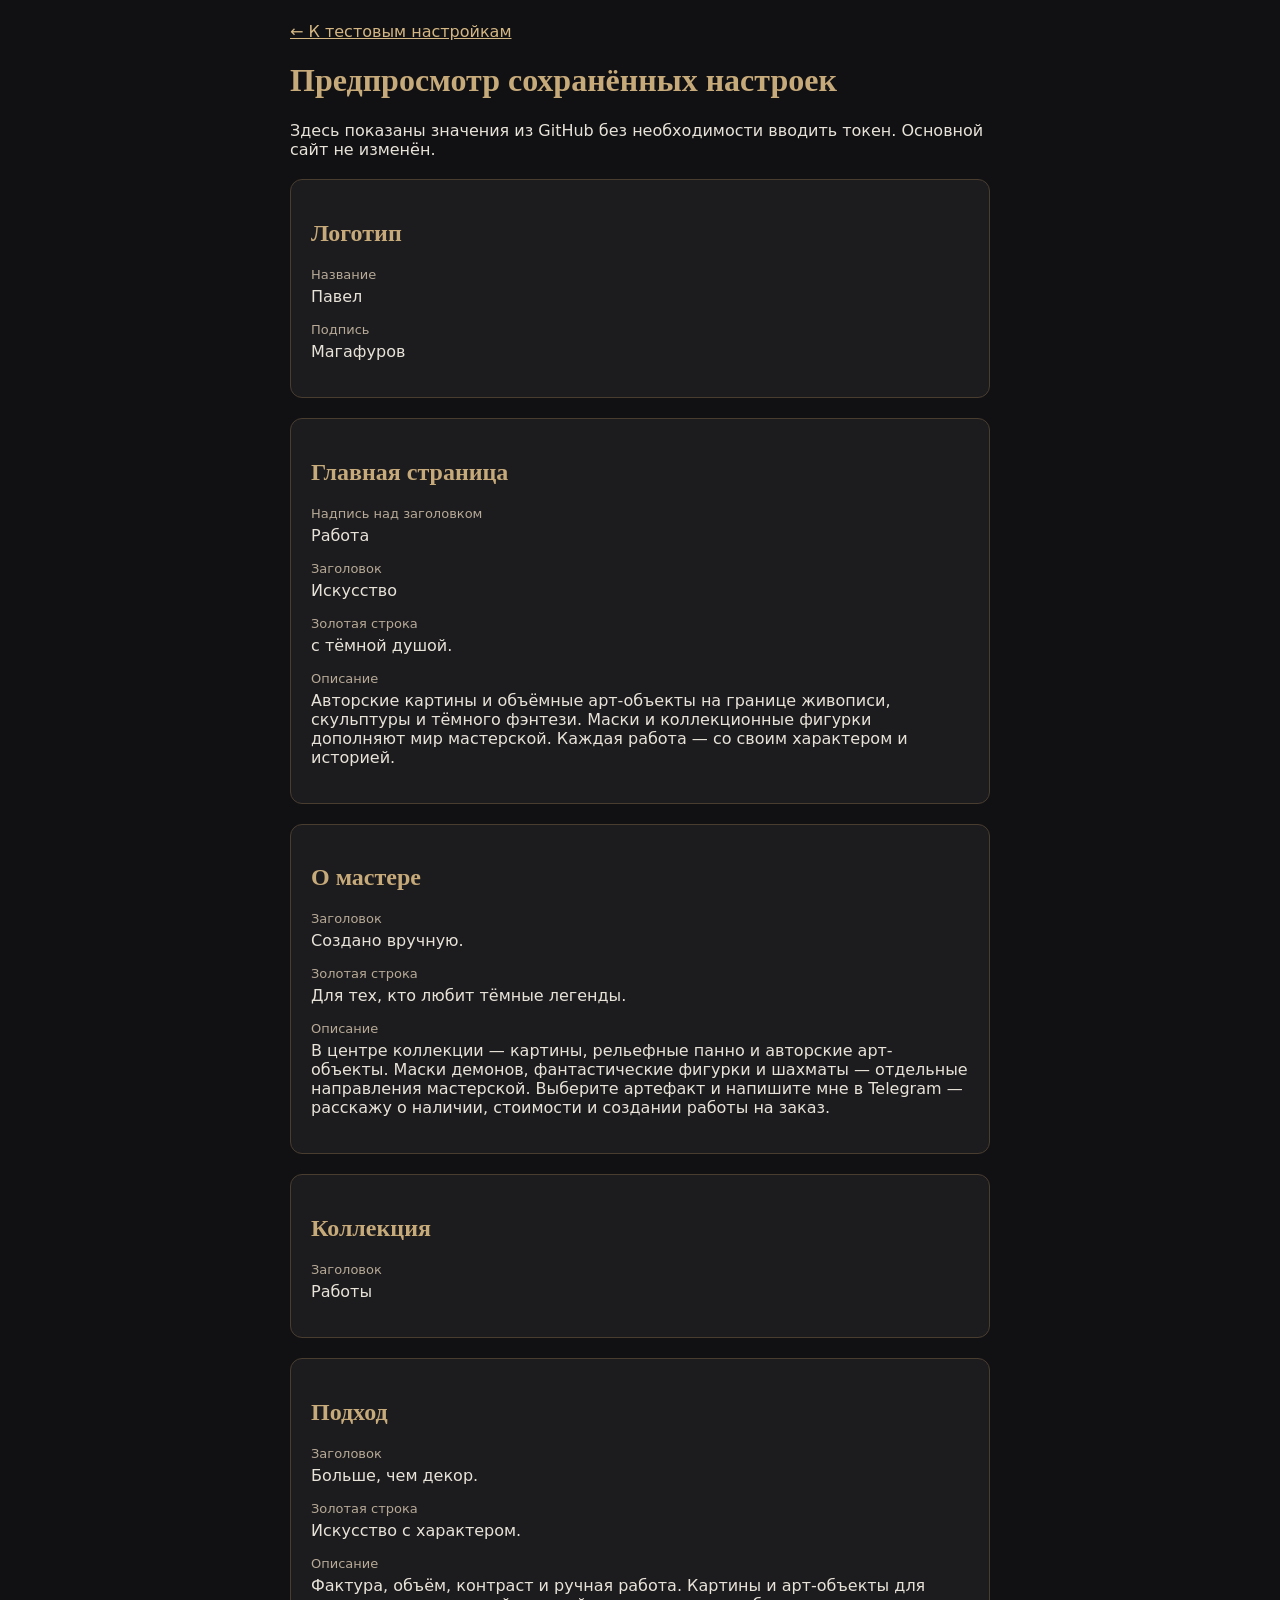
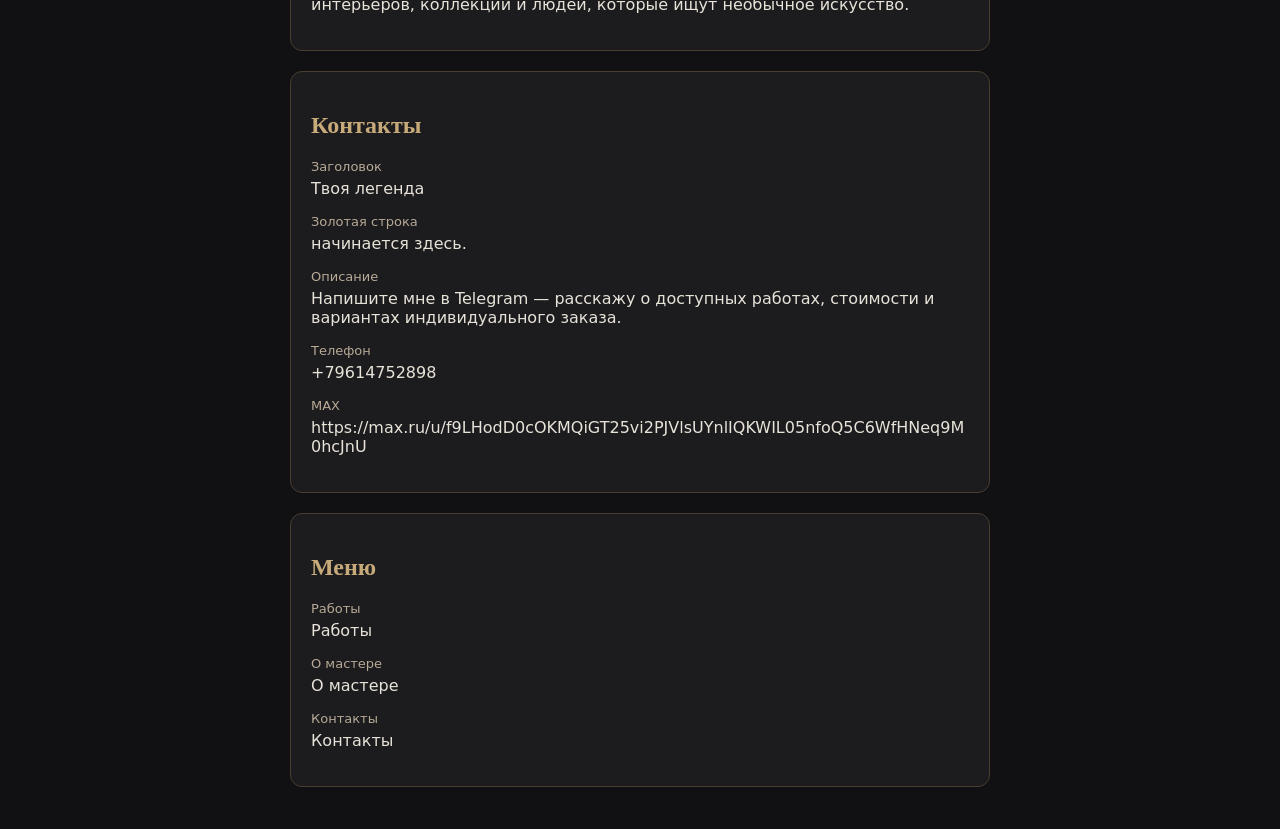
<file: settings-preview.html>
<!doctype html><html lang="ru"><head><meta charset="utf-8"><meta name="viewport" content="width=device-width,initial-scale=1"><title>Проверка настроек · PAVEL DARK ARTIFACTS</title><style>:root{color-scheme:dark}body{margin:0;background:#111114;color:#e8e3d9;font:16px system-ui}main{max-width:700px;margin:auto;padding:22px}h1,h2{font-family:Georgia,serif;color:#c7aa7a}section{background:#1c1b1e;border:1px solid #493d30;border-radius:12px;padding:20px;margin:20px 0}.value{white-space:pre-wrap;overflow-wrap:anywhere}.label{font-size:13px;color:#b7aa97;margin-bottom:5px}a{color:#d4b783}</style></head><body><main><a href="./admin-settings-test.html">← К тестовым настройкам</a><h1>Предпросмотр сохранённых настроек</h1><p>Здесь показаны значения из GitHub без необходимости вводить токен. Основной сайт не изменён.</p><div id="preview">Загружаем настройки…</div></main><script>
const groups=[["Логотип",["brand_main","brand_sub"]],["Главная страница",["hero_kicker","hero_title","hero_accent","hero_text"]],["О мастере",["about_title","about_accent","about_text"]],["Коллекция",["works_title"]],["Подход",["manifesto_title","manifesto_accent","manifesto_text"]],["Контакты",["contact_title","contact_accent","contact_text","contact_phone","contact_max"]],["Меню",["nav_works","nav_about","nav_contact"]]];
const labels={brand_main:"Название",brand_sub:"Подпись",hero_kicker:"Надпись над заголовком",hero_title:"Заголовок",hero_accent:"Золотая строка",hero_text:"Описание",about_title:"Заголовок",about_accent:"Золотая строка",about_text:"Описание",works_title:"Заголовок",manifesto_title:"Заголовок",manifesto_accent:"Золотая строка",manifesto_text:"Описание",contact_title:"Заголовок",contact_accent:"Золотая строка",contact_text:"Описание",contact_phone:"Телефон",contact_max:"MAX",nav_works:"Работы",nav_about:"О мастере",nav_contact:"Контакты"};
(async()=>{const root=document.getElementById("preview");try{const r=await fetch("./site-settings.json?t="+Date.now(),{cache:"no-store"});if(!r.ok)throw Error("HTTP "+r.status);const data=await r.json();root.replaceChildren();for(const [name,keys] of groups){const section=document.createElement("section");const h=document.createElement("h2");h.textContent=name;section.append(h);for(const key of keys){const p=document.createElement("p");const l=document.createElement("div");l.className="label";l.textContent=labels[key]||key;const v=document.createElement("div");v.className="value";v.textContent=data[key]||"Не задано";p.append(l,v);section.append(p)}root.append(section)}}catch(e){root.textContent="Не удалось загрузить настройки: "+e.message}})();
</script></body></html>
</file>
